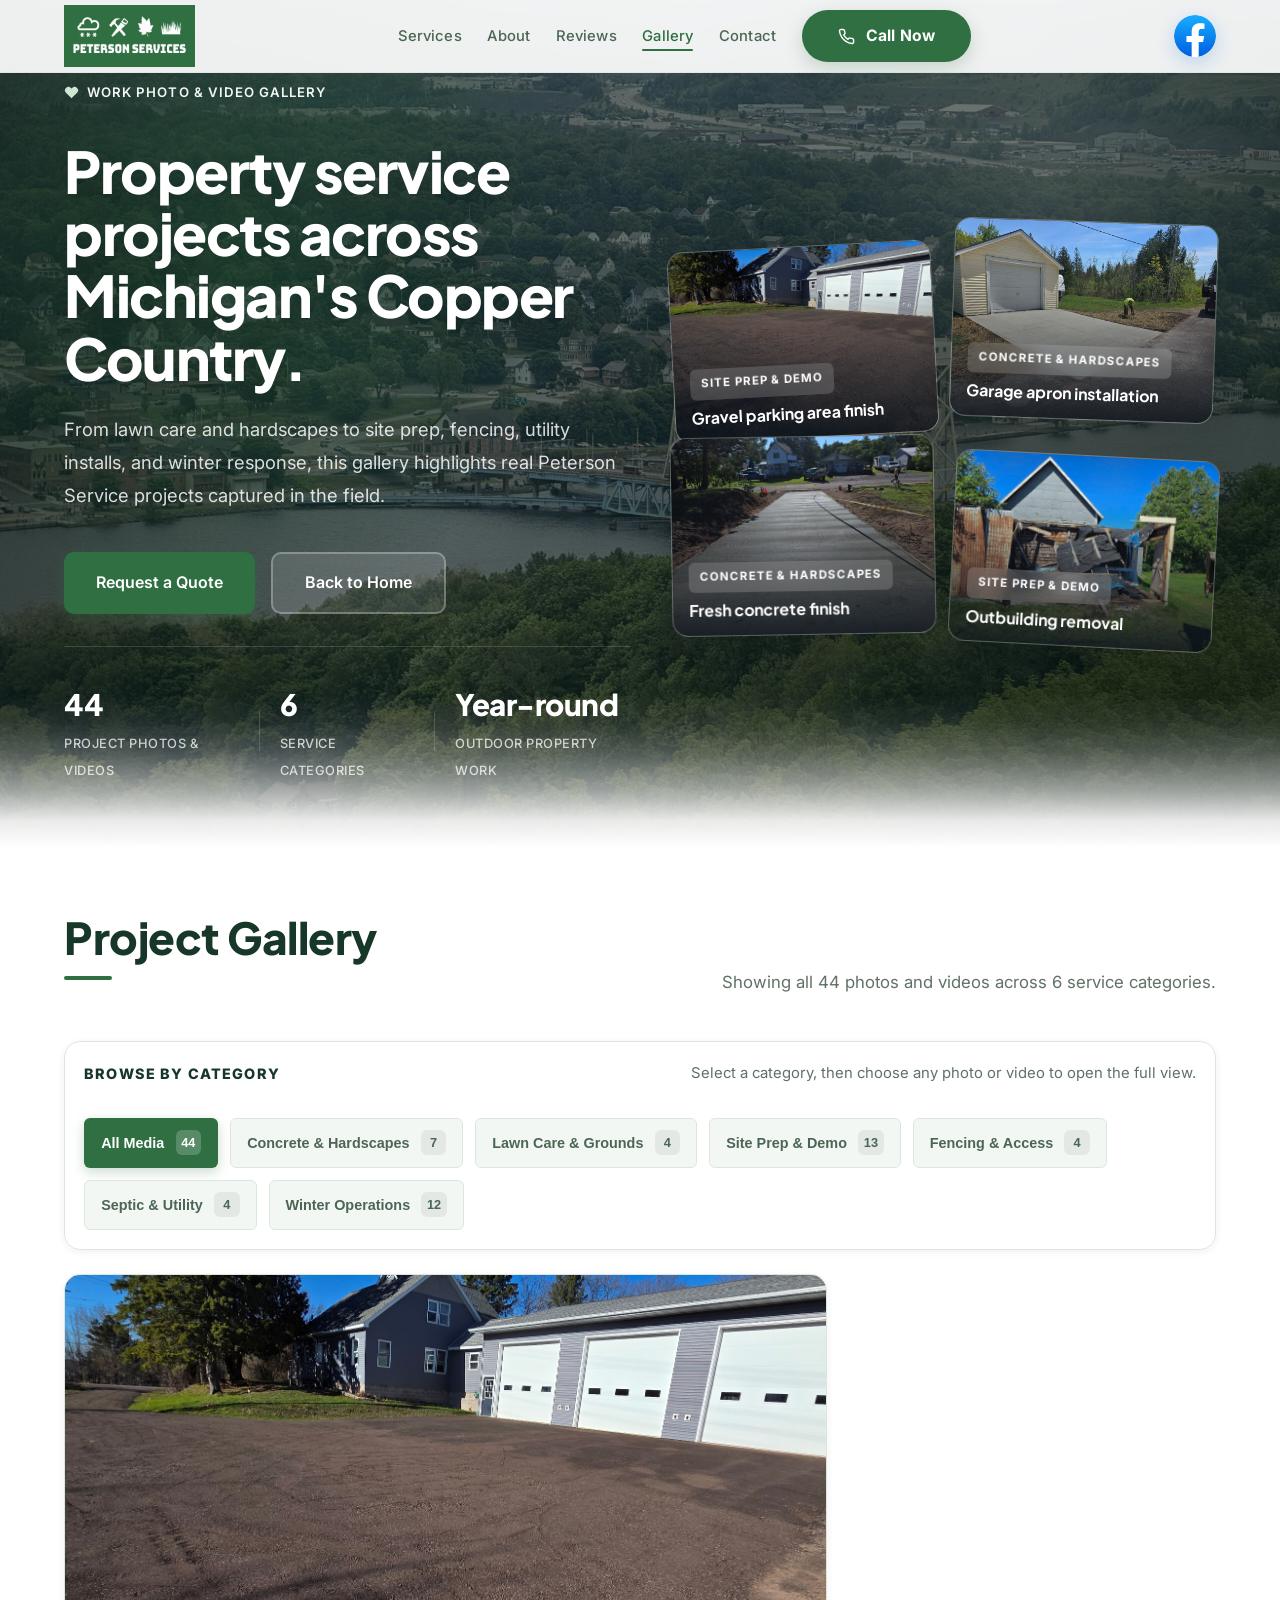
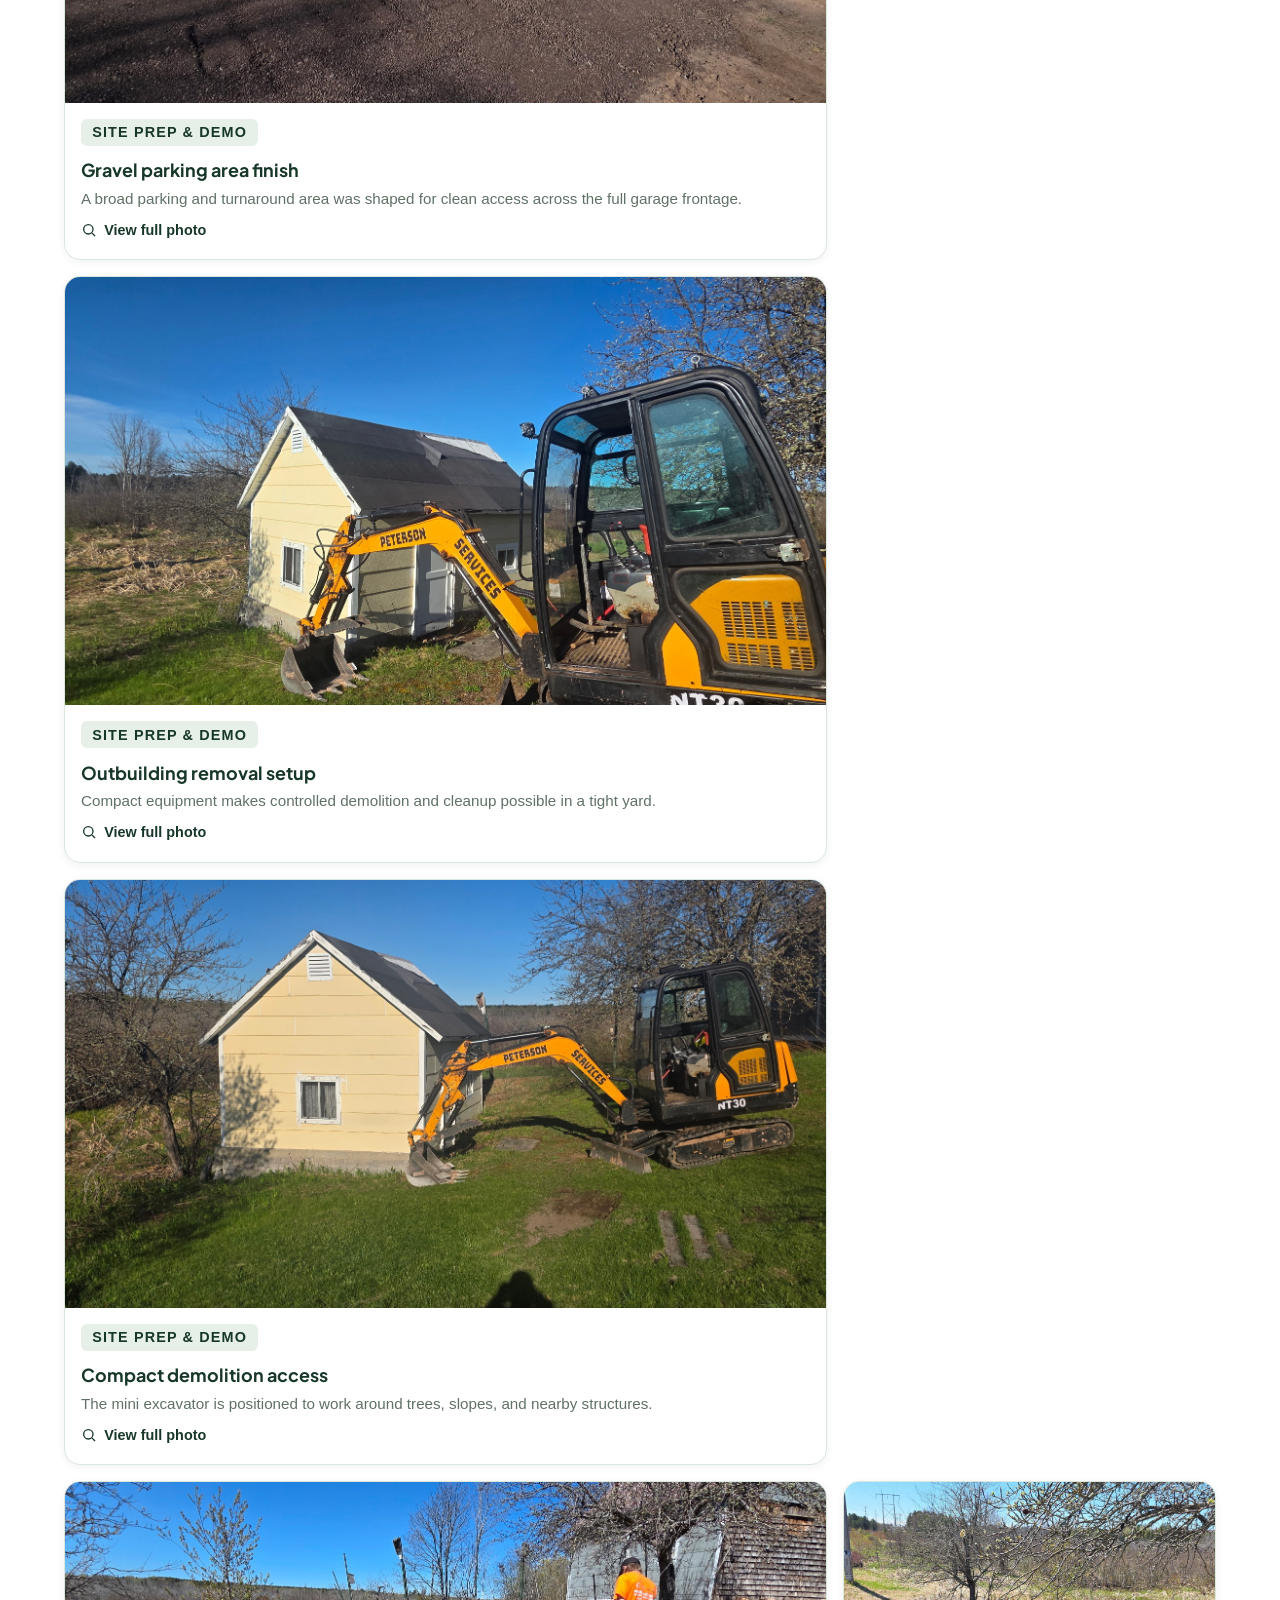
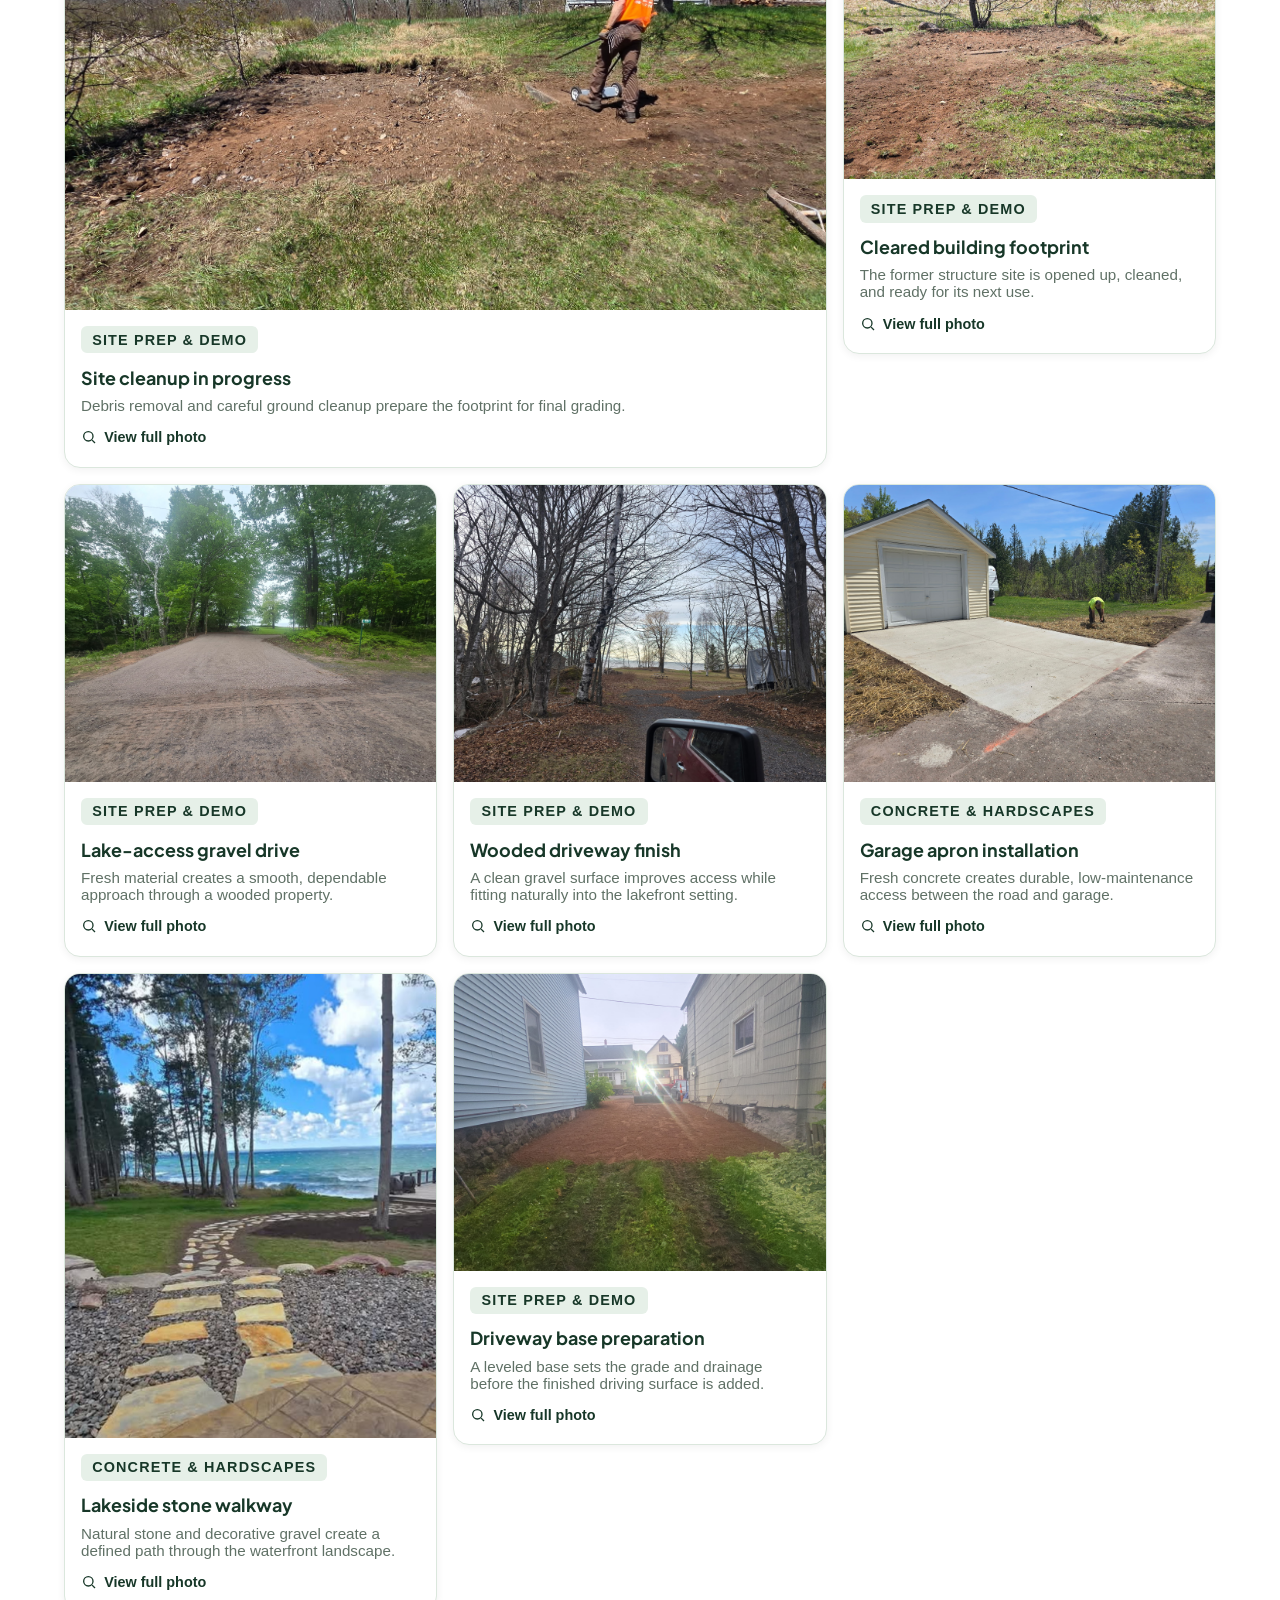
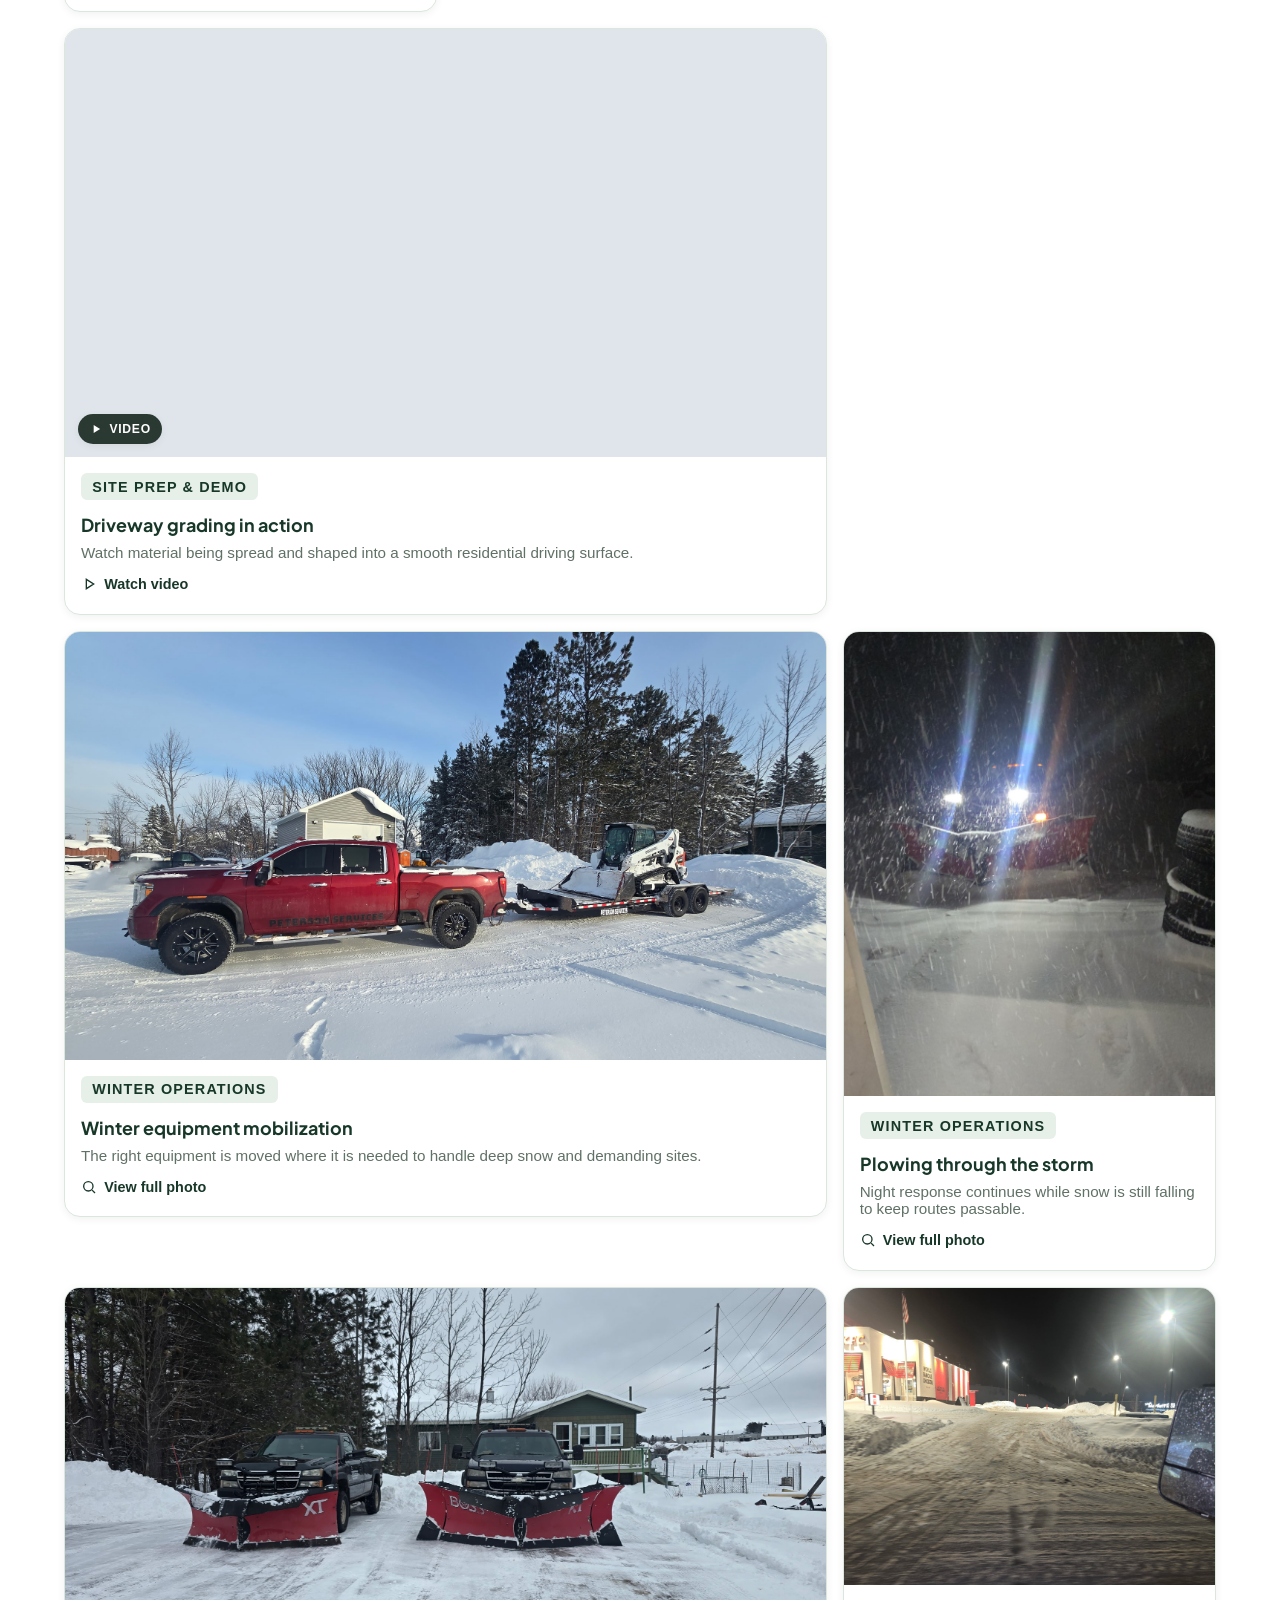
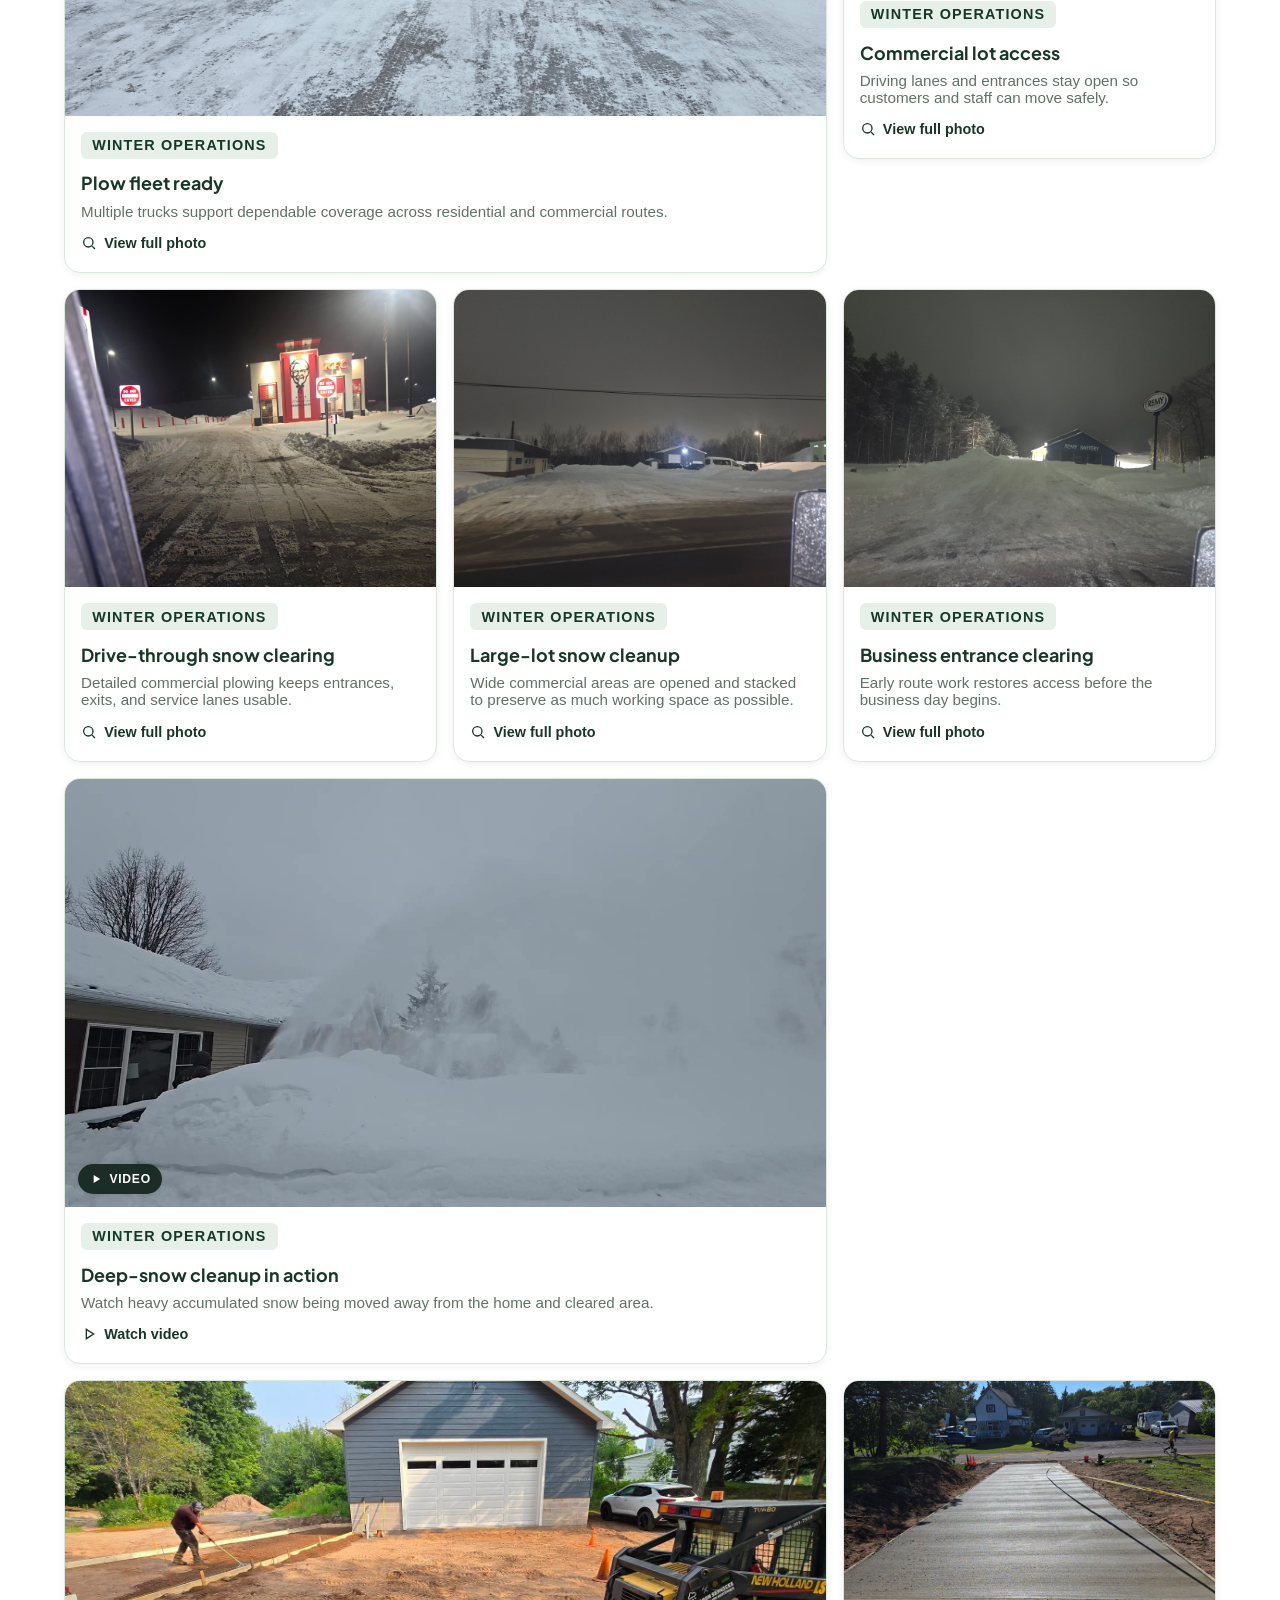
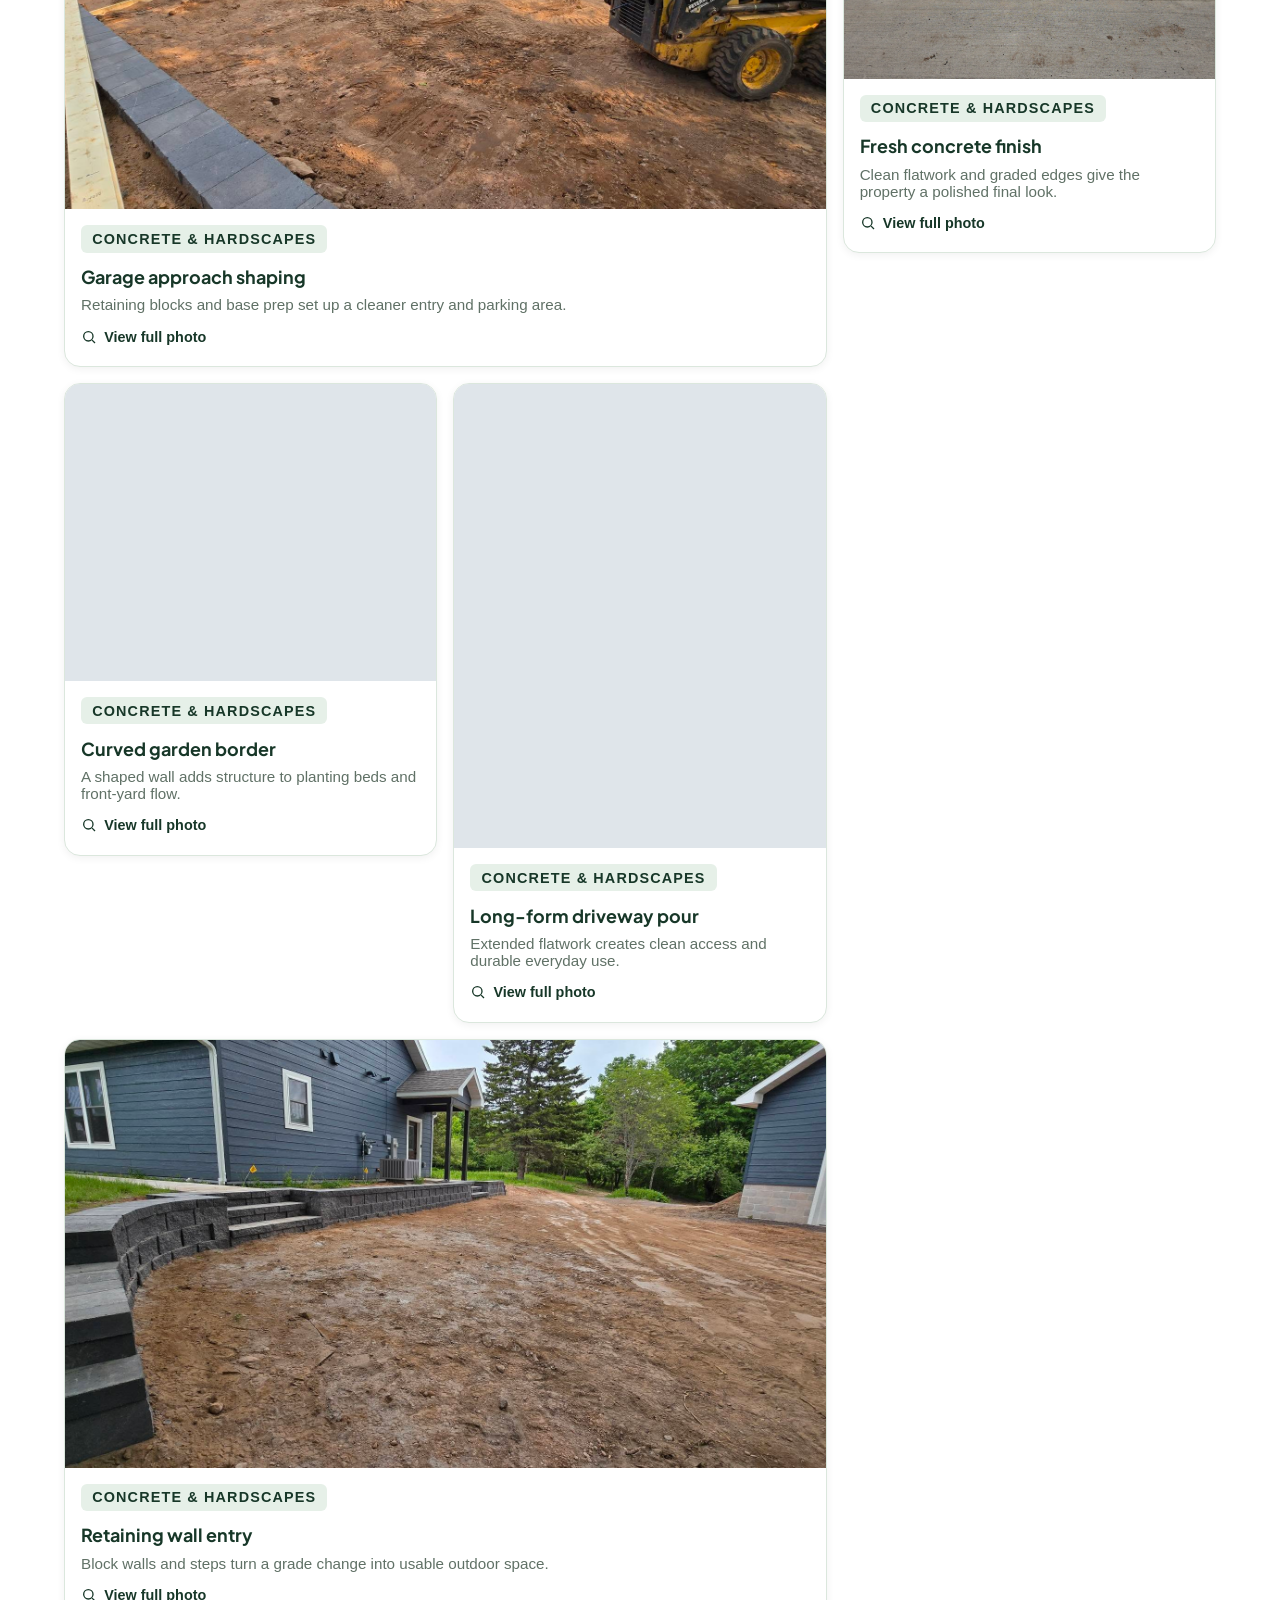
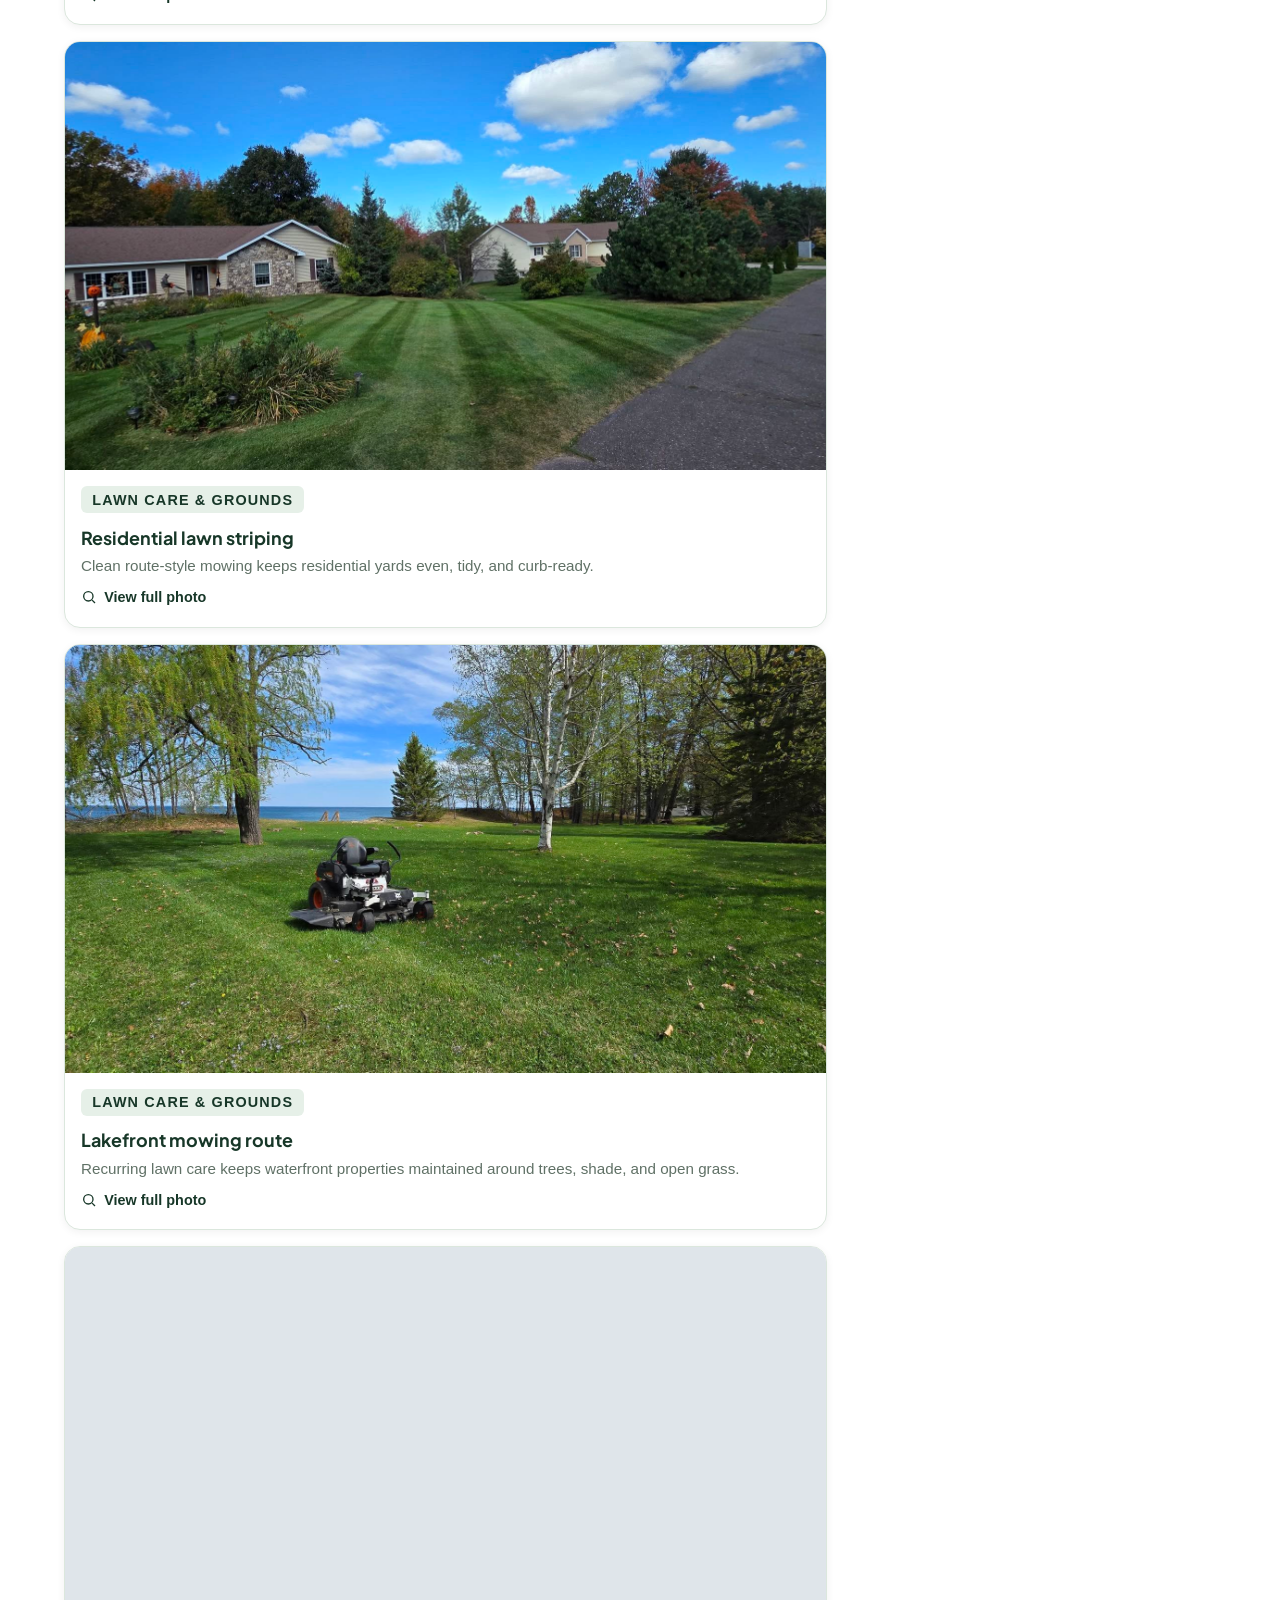
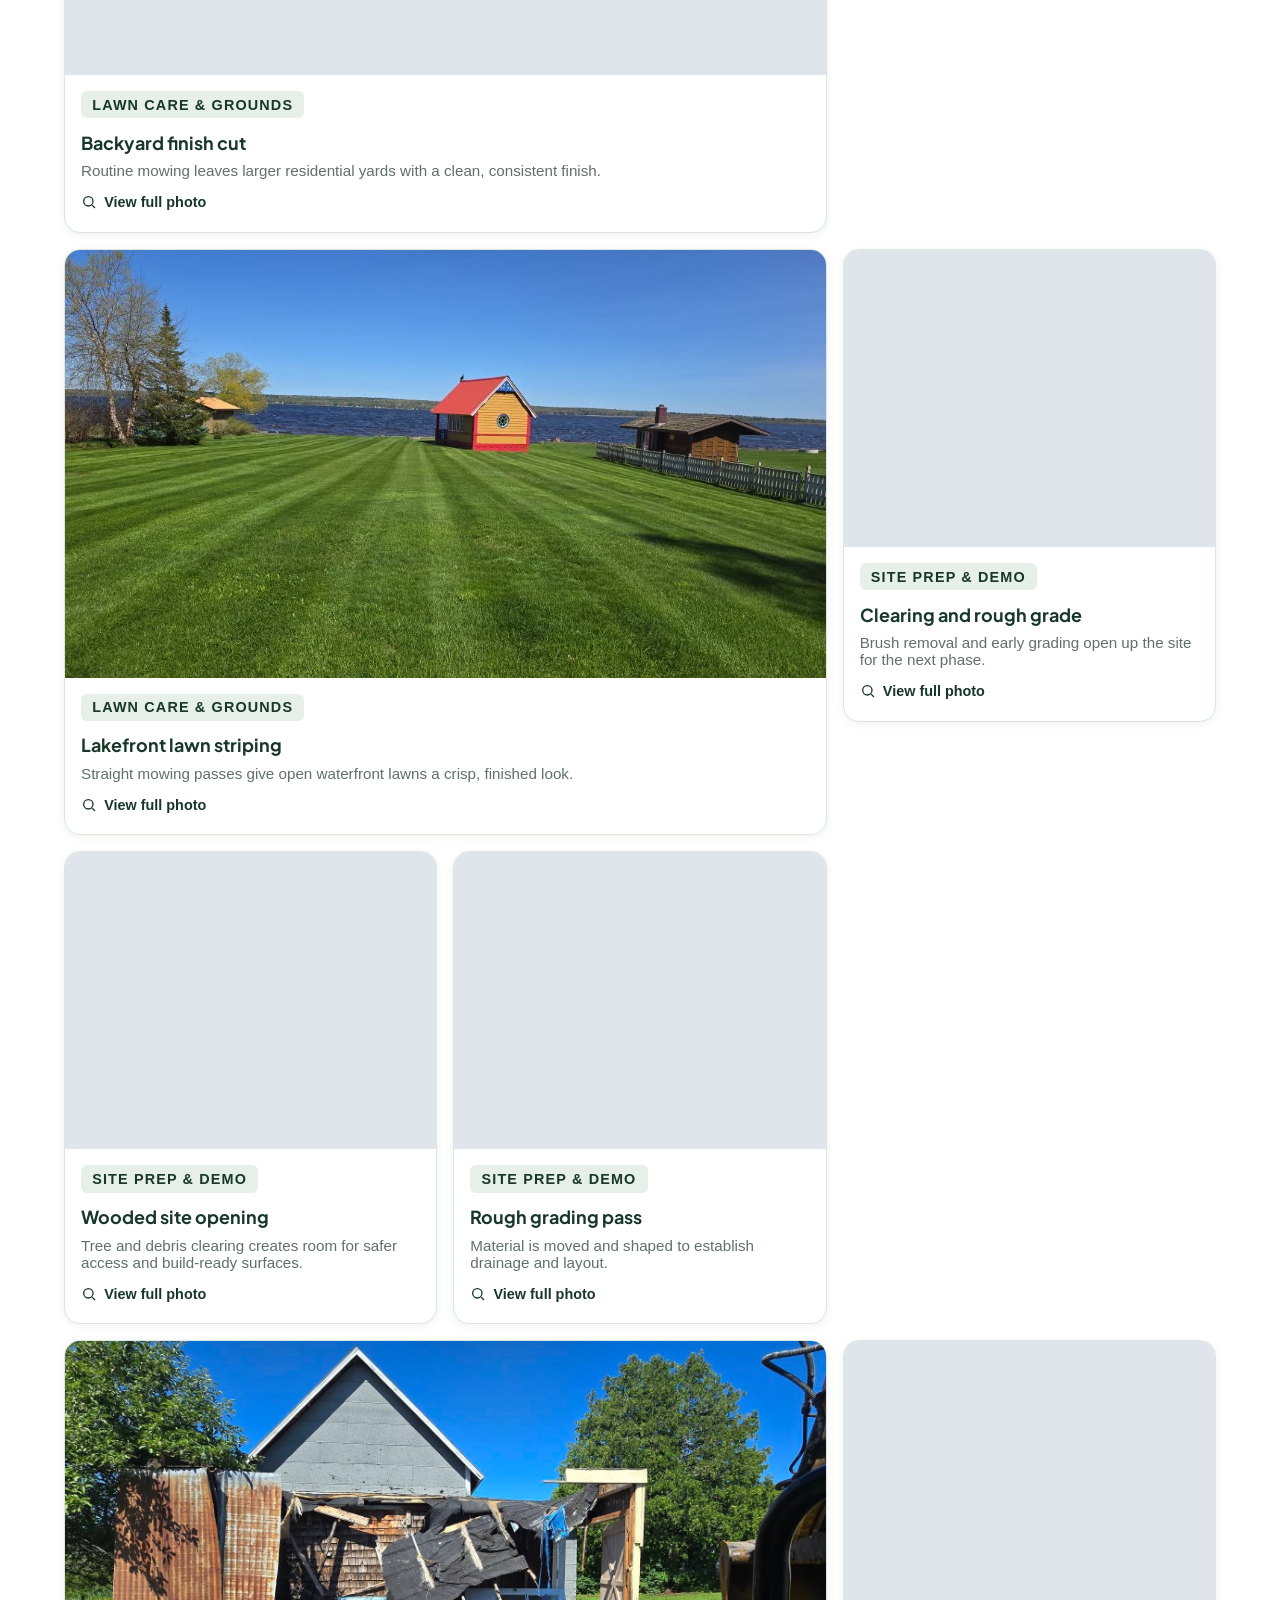
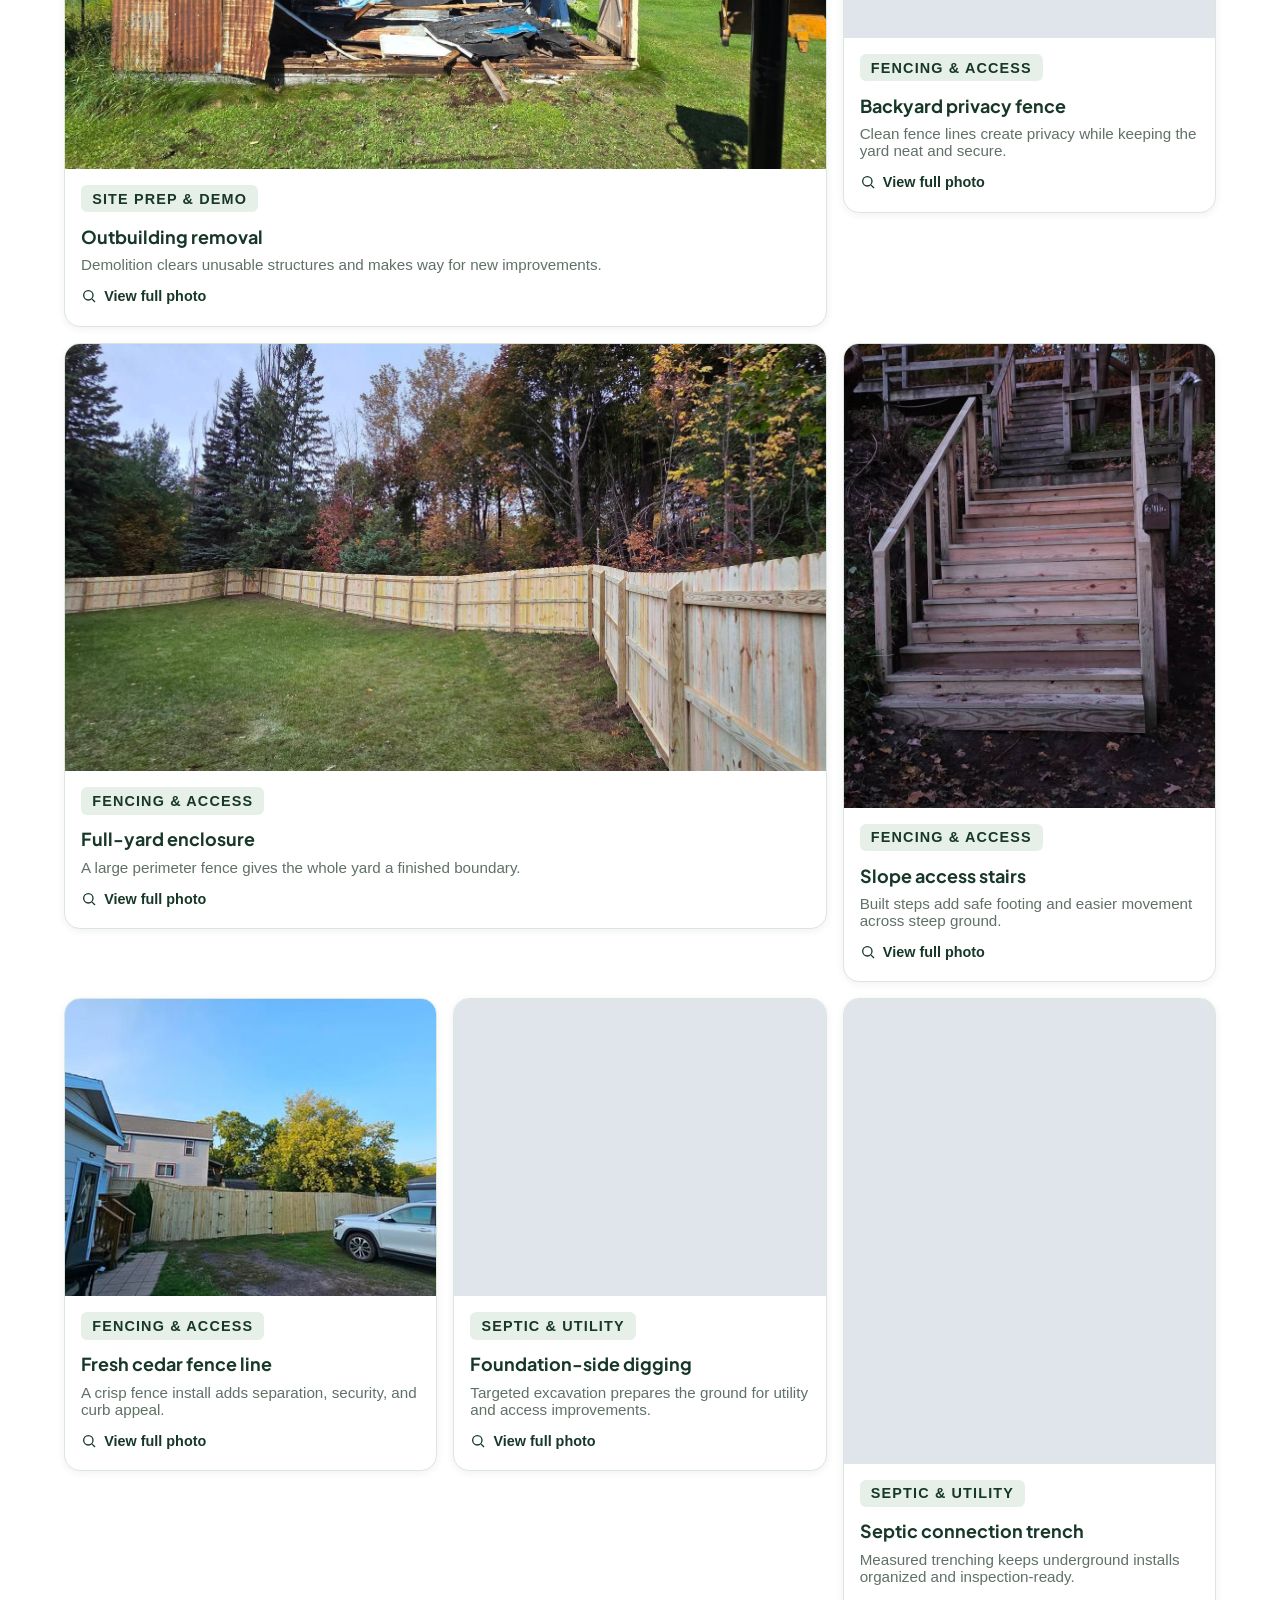
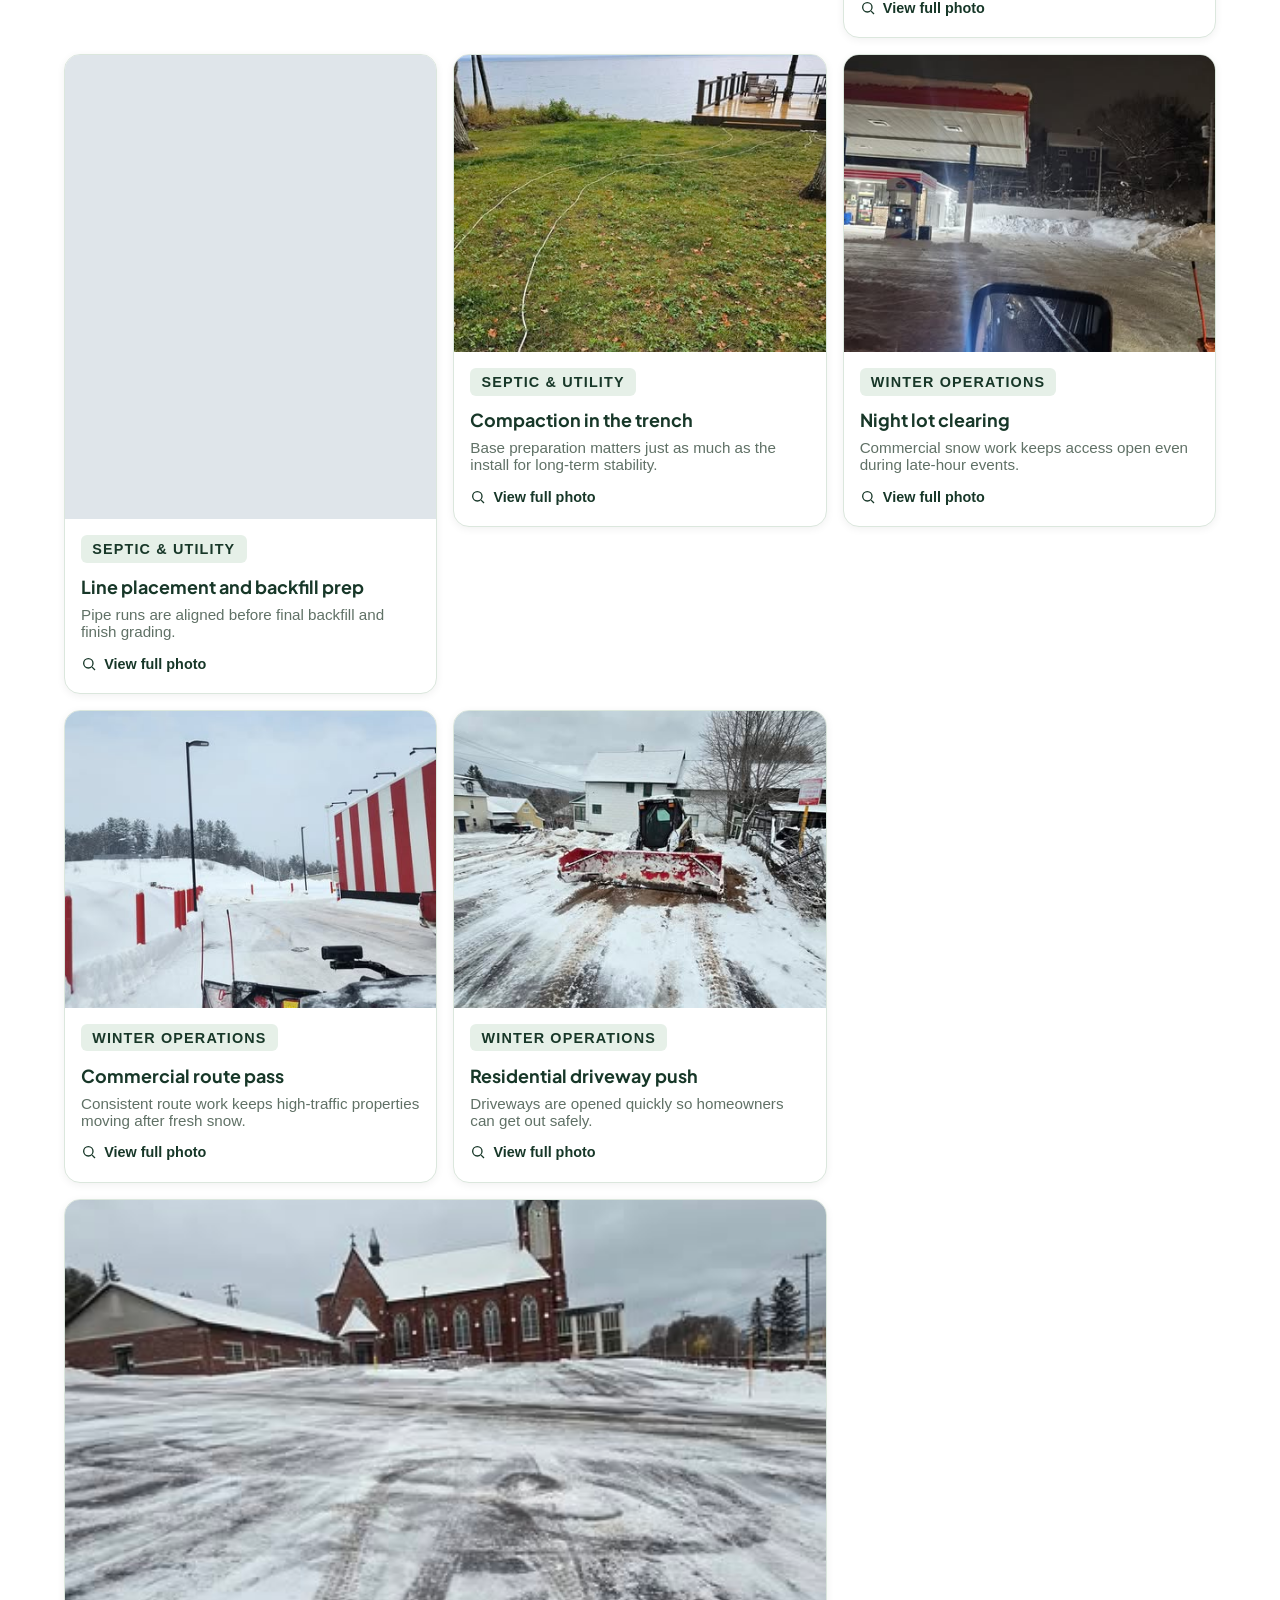
<file: gallery.html>
<!DOCTYPE html>
<html lang="en">
<head>
    <!-- Google tag (gtag.js) -->
    <script async src="https://www.googletagmanager.com/gtag/js?id=G-9Y4L1EF66X"></script>
    <script>
        window.dataLayer = window.dataLayer || [];
        function gtag(){dataLayer.push(arguments);}
        gtag('js', new Date());
        gtag('config', 'G-9Y4L1EF66X');
    </script>
    <meta charset="UTF-8">
    <meta name="viewport" content="width=device-width, initial-scale=1.0">
    <title>Snow Removal &amp; Property Work Gallery | Peterson Service</title>
    <meta name="description" content="See real snow removal, septic, excavation, concrete, fencing and lawn care projects completed across Michigan's Copper Country by Peterson Service.">
    <meta name="robots" content="index,follow,max-image-preview:large">
    <meta name="theme-color" content="#173728">
    <link rel="canonical" href="https://peterson-services.org/gallery.html">
    <meta property="og:type" content="website">
    <meta property="og:site_name" content="Peterson Service">
    <meta property="og:locale" content="en_US">
    <meta property="og:title" content="Snow Removal &amp; Property Work Gallery | Peterson Service">
    <meta property="og:description" content="See real property service projects completed across Michigan's Copper Country, from snow removal and septic work to excavation, concrete, fencing and lawn care.">
    <meta property="og:url" content="https://peterson-services.org/gallery.html">
    <meta property="og:image" content="https://peterson-services.org/Assets%20Peterson/recent-work/IMG_20260623_095309.jpg">
    <meta property="og:image:type" content="image/jpeg">
    <meta property="og:image:width" content="2047">
    <meta property="og:image:height" content="878">
    <meta property="og:image:alt" content="Freshly graded gravel parking area and driveway completed by Peterson Service">
    <meta name="twitter:card" content="summary_large_image">
    <meta name="twitter:title" content="Snow Removal &amp; Property Work Gallery | Peterson Service">
    <meta name="twitter:description" content="See real property service projects completed across Michigan's Copper Country.">
    <meta name="twitter:image" content="https://peterson-services.org/Assets%20Peterson/recent-work/IMG_20260623_095309.jpg">
    <meta name="twitter:image:alt" content="Freshly graded gravel parking area and driveway completed by Peterson Service">
    <link rel="icon" href="favicon.svg" type="image/svg+xml">
    <link rel="manifest" href="site.webmanifest">
    <link rel="preload" href="hero-copper-country.webp" as="image" type="image/webp" fetchpriority="high">
    <link rel="preconnect" href="https://fonts.googleapis.com">
    <link rel="preconnect" href="https://fonts.gstatic.com" crossorigin>
    <link href="https://fonts.googleapis.com/css2?family=Inter:wght@400;500;600;700;800&amp;family=Plus+Jakarta+Sans:wght@700;800&amp;display=swap" rel="stylesheet">
    <link rel="stylesheet" href="css/gallery.css?v=20260816-1">
    <script type="application/ld+json">
    {
        "@context": "https://schema.org",
        "@graph": [
            {
                "@type": "CollectionPage",
                "@id": "https://peterson-services.org/gallery.html#page",
                "url": "https://peterson-services.org/gallery.html",
                "name": "Snow Removal and Property Work Gallery",
                "description": "Real snow removal, septic, excavation, concrete, fencing and lawn care projects completed across Michigan's Copper Country by Peterson Service.",
                "inLanguage": "en-US",
                "isPartOf": { "@id": "https://peterson-services.org/#website" },
                "about": { "@id": "https://peterson-services.org/#business" },
                "primaryImageOfPage": {
                    "@type": "ImageObject",
                    "contentUrl": "https://peterson-services.org/Assets%20Peterson/recent-work/IMG_20260623_095309.jpg",
                    "caption": "Freshly graded gravel parking area and driveway completed by Peterson Service"
                }
            },
            {
                "@type": "BreadcrumbList",
                "itemListElement": [
                    {
                        "@type": "ListItem",
                        "position": 1,
                        "name": "Home",
                        "item": "https://peterson-services.org/"
                    },
                    {
                        "@type": "ListItem",
                        "position": 2,
                        "name": "Project Gallery",
                        "item": "https://peterson-services.org/gallery.html"
                    }
                ]
            }
        ]
    }
    </script>
</head>
<body>
    <nav id="navbar">
        <div class="container nav-container">
            <a href="/" class="logo" aria-label="Peterson Service home">
                <img src="Assets Peterson/Logo/LOGO-green.png" alt="Peterson Service logo" class="logo-image" width="1488" height="704" decoding="async">
            </a>
            <ul class="nav-links" id="navLinks">
                <li><a href="/#services">Services</a></li>
                <li><a href="/#about">About</a></li>
                <li><a href="/#reviews">Reviews</a></li>
                <li><a href="gallery.html" class="is-current">Gallery</a></li>
                <li><a href="/#contact">Contact</a></li>
                <li>
                    <a href="tel:9062817318" class="nav-cta">
                        <svg viewBox="0 0 24 24">
                            <path d="M22 16.92v3a2 2 0 0 1-2.18 2 19.79 19.79 0 0 1-8.63-3.07 19.5 19.5 0 0 1-6-6 19.79 19.79 0 0 1-3.07-8.67A2 2 0 0 1 4.11 2h3a2 2 0 0 1 2 1.72 12.84 12.84 0 0 0 .7 2.81 2 2 0 0 1-.45 2.11L8.09 9.91a16 16 0 0 0 6 6l1.27-1.27a2 2 0 0 1 2.11-.45 12.84 12.84 0 0 0 2.81.7A2 2 0 0 1 22 16.92z"/>
                        </svg>
                        Call Now
                    </a>
                </li>
            </ul>
            <div class="nav-utility">
                <a
                    href="https://www.facebook.com/profile.php?id=100063359275364"
                    class="facebook-link"
                    target="_blank"
                    rel="noopener noreferrer"
                    aria-label="Visit Peterson Service on Facebook"
                    title="Visit Peterson Service on Facebook"
                >
                    <img src="facebook-logo.png" alt="" aria-hidden="true" width="1280" height="1280" decoding="async">
                </a>
                <button type="button" class="mobile-toggle" id="mobileToggle" aria-label="Toggle navigation" aria-expanded="false" aria-controls="navLinks">
                    <span></span>
                </button>
            </div>
        </div>
    </nav>

    <main>
        <header class="gallery-hero">
            <div class="container hero-grid">
                <div class="hero-copy">
                    <div class="hero-badge">
                        <svg viewBox="0 0 24 24">
                            <path d="M20.84 4.61a5.5 5.5 0 00-7.78 0L12 5.67l-1.06-1.06a5.5 5.5 0 00-7.78 7.78l1.06 1.06L12 21.23l7.78-7.78 1.06-1.06a5.5 5.5 0 000-7.78z"/>
                        </svg>
                        Work Photo &amp; Video Gallery
                    </div>
                    <h1>Property service projects across Michigan's Copper Country.</h1>
                    <p>From lawn care and hardscapes to site prep, fencing, utility installs, and winter response, this gallery highlights real Peterson Service projects captured in the field.</p>
                    <div class="hero-actions">
                        <a href="/#contact" class="btn btn-primary">Request a Quote</a>
                        <a href="/" class="btn btn-secondary">Back to Home</a>
                    </div>
                    <div class="hero-stats">
                        <div class="hero-stat">
                            <strong id="galleryMediaCount">44</strong>
                            <span>Project photos &amp; videos</span>
                        </div>
                        <div class="hero-stat">
                            <strong>6</strong>
                            <span>Service categories</span>
                        </div>
                        <div class="hero-stat">
                            <strong>Year-round</strong>
                            <span>Outdoor property work</span>
                        </div>
                    </div>
                </div>
                <div class="hero-collage" id="heroCollage" aria-hidden="true"></div>
            </div>
        </header>

        <section class="gallery-shell" id="gallery">
            <div class="container">
                <div class="section-heading">
                    <div>
                        <h2>Project Gallery</h2>
                    </div>
                    <p id="gallerySummary">Showing all work photos across every service category.</p>
                </div>

                <div class="filter-toolbar">
                    <div class="filter-meta">
                        <p class="filter-label">Browse By Category</p>
                        <p class="filter-hint">Select a category, then choose any photo or video to open the full view.</p>
                    </div>
                    <div class="filter-buttons" id="filterButtons" role="tablist" aria-label="Gallery categories"></div>
                </div>

                <div class="gallery-grid" id="galleryGrid"></div>
            </div>
        </section>

        <section class="cta-band">
            <div class="container">
                <div class="cta-panel">
                    <div>
                        <h2>Have a project in mind?</h2>
                        <p>Call, text, or send over the details. Whether it is a driveway, a fence line, a septic install, or snow removal, Peterson Service can help map out the next step.</p>
                    </div>
                    <div class="cta-actions">
                        <a href="tel:9062817318" class="btn btn-light">Call (906) 281-7318</a>
                        <a href="/#contact" class="btn btn-ghost">Send Project Details</a>
                    </div>
                </div>
            </div>
        </section>
    </main>

    <footer>
        <div class="container">
            <div class="footer-content">
                <a href="/" class="footer-logo" aria-label="Peterson Service home">
                    <img src="Assets Peterson/Logo/LOGO-green.png" alt="Peterson Service logo" class="footer-logo-image" width="1488" height="704" loading="lazy" decoding="async">
                </a>
                <ul class="footer-links">
                    <li><a href="/#services">Services</a></li>
                    <li><a href="/#about">About</a></li>
                    <li><a href="/#reviews">Reviews</a></li>
                    <li><a href="gallery.html">Gallery</a></li>
                    <li><a href="/#contact">Contact</a></li>
                    <li><a href="https://www.facebook.com/profile.php?id=100063359275364" target="_blank" rel="noopener noreferrer">Facebook</a></li>
                </ul>
            </div>
            <div class="footer-bottom">
                <p>&copy; 2026 Peterson Service L.L.C. All rights reserved.</p>
                <p>Atlantic Mine, Michigan</p>
            </div>
        </div>
    </footer>

    <div class="lightbox" id="lightbox" hidden>
        <div class="lightbox-panel" role="dialog" aria-modal="true" aria-labelledby="lightboxTitle">
            <button type="button" class="lightbox-close" id="lightboxClose" aria-label="Close media viewer">
                <svg viewBox="0 0 24 24">
                    <line x1="18" y1="6" x2="6" y2="18"/>
                    <line x1="6" y1="6" x2="18" y2="18"/>
                </svg>
            </button>
            <div class="lightbox-figure">
                <img id="lightboxImage" src="Assets Peterson/recent-work/IMG_20260623_095309.jpg" alt="">
                <video id="lightboxVideo" controls playsinline preload="metadata" hidden></video>
            </div>
            <div class="lightbox-meta">
                <div>
                    <span class="gallery-chip" id="lightboxChip"></span>
                    <h3 id="lightboxTitle">Project gallery item</h3>
                    <p id="lightboxDescription"></p>
                </div>
                <div class="lightbox-controls">
                    <button type="button" class="lightbox-btn" id="lightboxPrev" aria-label="Previous gallery item">
                        <svg viewBox="0 0 24 24">
                            <polyline points="15 18 9 12 15 6"/>
                        </svg>
                    </button>
                    <div class="lightbox-count" id="lightboxCount"></div>
                    <button type="button" class="lightbox-btn" id="lightboxNext" aria-label="Next gallery item">
                        <svg viewBox="0 0 24 24">
                            <polyline points="9 18 15 12 9 6"/>
                        </svg>
                    </button>
                </div>
            </div>
        </div>
    </div>
    <script type="module" src="js/gallery-page.js"></script>
</body>
</html>
</file>
<file: css/gallery.css>
:root {
            --color-primary: #173728;
            --color-primary-rgb: 23, 55, 40;
            --color-secondary: #4b6655;
            --color-accent: #2f6f42;
            --color-accent-rgb: 47, 111, 66;
            --color-accent-soft: #5f916a;
            --color-accent-hover: #245735;
            --color-accent-light: #e6f0e8;
            --color-bg: #ffffff;
            --color-bg-alt: #f3f7f3;
            --color-text: #22342b;
            --color-text-light: #607166;
            --color-border: #dbe7dd;
            --color-shadow: rgba(23, 55, 40, 0.08);
            --font-main: 'Inter', -apple-system, BlinkMacSystemFont, "Segoe UI", Roboto, sans-serif;
            --font-heading: 'Plus Jakarta Sans', 'Inter', sans-serif;
            --spacing-xs: 0.5rem;
            --spacing-sm: 1rem;
            --spacing-md: 2rem;
            --spacing-lg: 4rem;
            --spacing-xl: 6rem;
            --max-width: 1200px;
            --radius-sm: 6px;
            --radius-md: 10px;
            --radius-lg: 16px;
            --radius-xl: 24px;
            --shadow-sm: 0 2px 8px rgba(0,0,0,0.06);
            --shadow-md: 0 8px 24px rgba(0,0,0,0.08);
            --shadow-lg: 0 16px 48px rgba(0,0,0,0.12);
            --shadow-xl: 0 24px 64px rgba(0,0,0,0.16);
            --transition: all 0.3s cubic-bezier(0.4, 0, 0.2, 1);
        }

        *, *::before, *::after {
            margin: 0;
            padding: 0;
            box-sizing: border-box;
        }

        html {
            scroll-behavior: smooth;
        }

        body {
            font-family: var(--font-main);
            color: var(--color-text);
            line-height: 1.7;
            background-color: var(--color-bg);
            -webkit-font-smoothing: antialiased;
            -moz-osx-font-smoothing: grayscale;
            overflow-x: hidden;
        }

        body.lightbox-open {
            overflow: hidden;
        }

        ::selection {
            background: var(--color-accent);
            color: white;
        }

        img {
            max-width: 100%;
            display: block;
        }

        a {
            text-decoration: none;
            color: inherit;
            transition: var(--transition);
        }

        h1, h2, h3, h4 {
            font-family: var(--font-heading);
            line-height: 1.2;
            color: var(--color-primary);
        }

        h2 {
            font-size: 2.75rem;
            margin-bottom: var(--spacing-md);
            position: relative;
            display: inline-block;
            font-weight: 800;
            letter-spacing: -0.5px;
        }

        p {
            margin-bottom: 1rem;
            color: var(--color-text-light);
            font-size: 1.05rem;
        }

        .container {
            width: 90%;
            max-width: var(--max-width);
            margin: 0 auto;
        }

        nav {
            position: fixed;
            top: 0;
            width: 100%;
            background: rgba(255, 255, 255, 0.92);
            z-index: 1000;
            border-bottom: 1px solid rgba(0,0,0,0.04);
            backdrop-filter: blur(24px);
            -webkit-backdrop-filter: blur(24px);
            transition: var(--transition);
        }

        nav.scrolled {
            background: rgba(255, 255, 255, 0.98);
            box-shadow: var(--shadow-sm);
        }

        .nav-container {
            display: flex;
            justify-content: space-between;
            align-items: center;
            height: 72px;
            position: relative;
        }

        .logo {
            display: flex;
            align-items: center;
            line-height: 1;
        }

        .logo-image {
            height: 62px;
            width: auto;
        }

        .nav-links {
            display: flex;
            list-style: none;
            gap: clamp(0.85rem, 2vw, 2.25rem);
            align-items: center;
        }

        .nav-links a {
            color: var(--color-secondary);
            font-weight: 500;
            font-size: 0.925rem;
            position: relative;
            padding: 0.25rem 0;
            letter-spacing: 0.01em;
        }

        .nav-links a::after {
            content: '';
            position: absolute;
            bottom: -2px;
            left: 0;
            width: 0;
            height: 2px;
            background: var(--color-accent);
            border-radius: 1px;
            transition: var(--transition);
        }

        .nav-links a:hover::after,
        .nav-links a.is-current::after {
            width: 100%;
        }

        .nav-links a:hover {
            color: var(--color-accent);
        }

        .nav-links a.is-current {
            color: var(--color-accent);
        }

        .nav-links .nav-cta {
            background: var(--color-accent);
            color: white !important;
            padding: 1.05rem 2.2rem;
            border-radius: 999px;
            font-weight: 700;
            font-size: 0.98rem;
            display: inline-flex;
            align-items: center;
            justify-content: center;
            gap: 0.7rem;
            line-height: 1.1;
            white-space: nowrap;
            border: 1px solid transparent;
            box-shadow: 0 6px 18px rgba(var(--color-accent-rgb), 0.22);
        }

        .nav-links .nav-cta::after {
            display: none !important;
        }

        .nav-links .nav-cta:hover {
            background: var(--color-accent-hover) !important;
            color: white !important;
            transform: translateY(-1px);
            box-shadow: 0 10px 24px rgba(var(--color-accent-rgb), 0.3);
        }

        .nav-links .nav-cta svg {
            width: 17px;
            height: 17px;
            fill: none;
            stroke: currentColor;
            stroke-width: 2;
        }

        .nav-utility {
            display: flex;
            align-items: center;
            gap: 0.25rem;
            flex-shrink: 0;
        }

        .facebook-link {
            width: 42px;
            height: 42px;
            display: block;
            border-radius: 50%;
            box-shadow: 0 6px 18px rgba(24, 119, 242, 0.22);
            flex-shrink: 0;
            overflow: hidden;
        }

        .facebook-link img {
            width: 42px;
            height: 42px;
        }

        .facebook-link:hover {
            transform: translateY(-1px);
            box-shadow: 0 10px 24px rgba(24, 119, 242, 0.3);
        }

        .facebook-link:focus-visible {
            outline: 3px solid rgba(24, 119, 242, 0.35);
            outline-offset: 3px;
        }

        .mobile-toggle {
            display: none;
            background: transparent;
            border: none;
            cursor: pointer;
            padding: 0;
            color: var(--color-primary);
            position: relative;
            width: 44px;
            height: 44px;
            flex-shrink: 0;
            transition: var(--transition);
        }

        .mobile-toggle span {
            display: block;
            width: 24px;
            height: 2px;
            background: currentColor;
            transition: var(--transition);
            position: absolute;
            top: 50%;
            left: 50%;
            transform: translate(-50%, -50%);
            border-radius: 999px;
        }

        .mobile-toggle span::before,
        .mobile-toggle span::after {
            content: '';
            position: absolute;
            left: 50%;
            width: 24px;
            height: 2px;
            background: currentColor;
            transition: var(--transition);
            transform: translateX(-50%);
            border-radius: 999px;
        }

        .mobile-toggle span::before { top: -7px; }
        .mobile-toggle span::after { top: 7px; }

        .mobile-toggle.active span { background: transparent; }
        .mobile-toggle.active span::before { top: 0; transform: translateX(-50%) rotate(45deg); }
        .mobile-toggle.active span::after { top: 0; transform: translateX(-50%) rotate(-45deg); }

        .gallery-hero {
            min-height: 70vh;
            display: flex;
            align-items: center;
            padding: 72px 0 4rem;
            position: relative;
            overflow: hidden;
            background:
                linear-gradient(115deg, rgba(8, 22, 15, 0.76) 0%, rgba(8, 22, 15, 0.48) 42%, rgba(8, 22, 15, 0.72) 100%),
                url("../hero-copper-country.webp") center center / cover no-repeat;
        }

        .gallery-hero::before {
            content: '';
            position: absolute;
            inset: 0;
            background:
                radial-gradient(circle at 18% 30%, rgba(var(--color-accent-rgb), 0.34) 0%, transparent 30%),
                radial-gradient(circle at 82% 24%, rgba(255, 255, 255, 0.12) 0%, transparent 22%),
                linear-gradient(to bottom, rgba(4, 12, 8, 0.16), rgba(4, 12, 8, 0.38));
            pointer-events: none;
        }

        .gallery-hero::after {
            content: '';
            position: absolute;
            bottom: 0;
            left: 0;
            right: 0;
            height: clamp(6rem, 12vw, 10rem);
            background:
                linear-gradient(
                    to bottom,
                    rgba(255, 255, 255, 0) 0%,
                    rgba(255, 255, 255, 0.08) 18%,
                    rgba(255, 255, 255, 0.26) 38%,
                    rgba(255, 255, 255, 0.58) 62%,
                    rgba(255, 255, 255, 0.9) 82%,
                    rgba(255, 255, 255, 1) 100%
                );
            transform: translateY(1px);
            pointer-events: none;
        }

        .hero-grid {
            display: grid;
            grid-template-columns: minmax(0, 1.02fr) minmax(320px, 0.98fr);
            gap: 2.5rem;
            align-items: center;
            position: relative;
            z-index: 1;
        }

        .hero-copy {
            max-width: 640px;
        }

        .hero-badge {
            display: inline-flex;
            align-items: center;
            background: transparent;
            padding: 0.55rem 1.15rem;
            padding-left: 0;
            font-size: 0.825rem;
            font-weight: 600;
            color: #f3f8f4;
            margin-bottom: 1.75rem;
            letter-spacing: 0.08em;
            text-transform: uppercase;
        }

        .hero-badge svg {
            width: 15px;
            height: 15px;
            margin-right: 0.5rem;
            fill: #cfe6d3;
            stroke: none;
        }

        .hero-copy h1 {
            font-family: var(--font-heading);
            font-size: clamp(2.5rem, 4.5vw, 4.25rem);
            font-weight: 800;
            color: white;
            margin-bottom: 1.5rem;
            line-height: 1.08;
            letter-spacing: -1.5px;
            text-shadow: 0 14px 30px rgba(0, 0, 0, 0.28);
        }

        .hero-copy p {
            font-size: 1.15rem;
            margin-bottom: 2.5rem;
            color: rgba(255, 255, 255, 0.84);
            line-height: 1.8;
            max-width: 600px;
        }

        .hero-actions {
            display: flex;
            gap: 1rem;
            flex-wrap: wrap;
            margin-bottom: 2rem;
        }

        .btn {
            display: inline-flex;
            align-items: center;
            justify-content: center;
            padding: 0.95rem 2rem;
            border-radius: var(--radius-md);
            font-weight: 600;
            font-size: 1rem;
            transition: var(--transition);
            cursor: pointer;
            border: none;
            font-family: var(--font-main);
        }

        .btn-primary {
            background: var(--color-accent);
            color: white;
            box-shadow: 0 4px 16px rgba(var(--color-accent-rgb), 0.3);
        }

        .btn-primary:hover {
            background: var(--color-accent-hover);
            box-shadow: 0 6px 24px rgba(var(--color-accent-rgb), 0.4);
            transform: translateY(-2px);
        }

        .btn-secondary {
            background: rgba(255, 255, 255, 0.12);
            color: white;
            border: 2px solid rgba(255, 255, 255, 0.28);
        }

        .btn-secondary:hover {
            border-color: rgba(255, 255, 255, 0.7);
            background: rgba(255, 255, 255, 0.2);
            color: white;
            transform: translateY(-2px);
            box-shadow: var(--shadow-md);
        }

        .hero-stats {
            display: flex;
            gap: 2.5rem;
            margin-top: 1rem;
            padding-top: 2rem;
            border-top: 1px solid rgba(255,255,255,0.14);
        }

        .hero-stat {
            text-align: left;
            position: relative;
        }

        .hero-stat:not(:last-child)::after {
            content: '';
            position: absolute;
            right: -1.25rem;
            top: 50%;
            transform: translateY(-50%);
            height: 40px;
            width: 1px;
            background: rgba(255,255,255,0.16);
        }

        .hero-stat strong {
            display: block;
            font-family: var(--font-heading);
            font-size: 1.85rem;
            font-weight: 800;
            color: white;
            letter-spacing: -0.5px;
        }

        .hero-stat span {
            font-size: 0.8rem;
            color: rgba(255, 255, 255, 0.74);
            font-weight: 500;
            margin-top: 0.15rem;
            text-transform: uppercase;
            letter-spacing: 0.5px;
        }

        .hero-collage {
            display: grid;
            grid-template-columns: repeat(2, minmax(0, 1fr));
            gap: 1rem;
            align-items: end;
        }

        .collage-card {
            position: relative;
            overflow: hidden;
            border-radius: var(--radius-lg);
            background: rgba(255, 255, 255, 0.08);
            border: 1px solid rgba(255, 255, 255, 0.22);
            box-shadow: var(--shadow-lg);
            min-height: 190px;
        }

        .collage-card:nth-child(1) {
            transform: translateY(18px) rotate(-3deg);
        }

        .collage-card:nth-child(2) {
            transform: rotate(2deg);
        }

        .collage-card:nth-child(3) {
            transform: rotate(-1deg);
        }

        .collage-card:nth-child(4) {
            transform: translateY(12px) rotate(3deg);
        }

        .collage-card img {
            width: 100%;
            height: 100%;
            object-fit: cover;
            min-height: 190px;
        }

        .collage-card::after {
            content: '';
            position: absolute;
            inset: 0;
            background: linear-gradient(180deg, transparent 20%, rgba(10, 18, 26, 0.88) 100%);
        }

        .collage-card-copy {
            position: absolute;
            left: 1rem;
            right: 1rem;
            bottom: 0.95rem;
            z-index: 1;
        }

        .collage-chip {
            display: inline-flex;
            align-items: center;
            padding: 0.35rem 0.7rem;
            border-radius: var(--radius-sm);
            background: rgba(255, 255, 255, 0.16);
            color: #fff;
            font-size: 0.72rem;
            font-weight: 700;
            letter-spacing: 0.08em;
            text-transform: uppercase;
            margin-bottom: 0.5rem;
            backdrop-filter: blur(10px);
            -webkit-backdrop-filter: blur(10px);
        }

        .collage-card h3 {
            color: #fff;
            font-size: 1rem;
        }

        .gallery-shell {
            padding: var(--spacing-lg) 0 var(--spacing-xl);
            background: var(--color-bg);
        }

        .section-heading {
            display: flex;
            align-items: end;
            justify-content: space-between;
            gap: 1rem;
            flex-wrap: wrap;
            margin-bottom: 1.8rem;
        }

        .section-heading h2 {
            font-size: clamp(2rem, 3.6vw, 2.75rem);
        }

        .section-heading h2::after {
            content: '';
            display: block;
            width: 48px;
            height: 4px;
            border-radius: 2px;
            margin-top: 12px;
            background: var(--color-accent);
        }

        .section-heading p {
            max-width: 54ch;
        }

        .filter-toolbar {
            position: sticky;
            top: 80px;
            z-index: 30;
            display: grid;
            gap: 0.95rem;
            padding: 1.2rem;
            margin-bottom: 1.5rem;
            background: rgba(255, 255, 255, 0.95);
            border: 1px solid var(--color-border);
            border-radius: var(--radius-lg);
            box-shadow: var(--shadow-sm);
            backdrop-filter: blur(16px);
            -webkit-backdrop-filter: blur(16px);
        }

        .filter-meta {
            display: flex;
            align-items: center;
            justify-content: space-between;
            gap: 1rem;
            flex-wrap: wrap;
        }

        .filter-label {
            font-size: 0.9rem;
            font-weight: 800;
            color: var(--color-primary);
            text-transform: uppercase;
            letter-spacing: 0.08em;
        }

        .filter-hint {
            font-size: 0.93rem;
        }

        .filter-buttons {
            display: flex;
            gap: 0.75rem;
            flex-wrap: wrap;
        }

        .filter-btn {
            border: 1px solid var(--color-border);
            background: var(--color-bg-alt);
            color: var(--color-secondary);
            border-radius: var(--radius-sm);
            padding: 0.7rem 1rem;
            font-weight: 600;
            font-size: 0.9rem;
            display: inline-flex;
            align-items: center;
            gap: 0.7rem;
            cursor: pointer;
            transition: var(--transition);
        }

        .filter-btn:hover {
            border-color: var(--color-accent);
            color: var(--color-accent);
            transform: translateY(-1px);
        }

        .filter-btn.is-active {
            background: var(--color-accent);
            color: #fff;
            border-color: transparent;
            box-shadow: 0 4px 12px rgba(var(--color-accent-rgb), 0.25);
        }

        .filter-count {
            display: inline-grid;
            place-items: center;
            min-width: 1.6rem;
            min-height: 1.6rem;
            padding: 0 0.35rem;
            border-radius: var(--radius-sm);
            background: rgba(0, 0, 0, 0.06);
            color: inherit;
            font-size: 0.8rem;
        }

        .filter-btn.is-active .filter-count {
            background: rgba(255, 255, 255, 0.2);
        }

        .gallery-summary {
            font-size: 0.96rem;
        }

        .gallery-grid {
            display: grid;
            grid-template-columns: repeat(12, minmax(0, 1fr));
            gap: 1rem;
            align-items: start;
        }

        .gallery-card {
            grid-column: span 4;
            border: 1px solid var(--color-border);
            border-radius: var(--radius-lg);
            overflow: hidden;
            background: white;
            box-shadow: var(--shadow-sm);
            transition: var(--transition);
        }

        .gallery-card:hover {
            transform: translateY(-6px);
            box-shadow: var(--shadow-lg);
            border-color: transparent;
        }

        .gallery-card.card-wide {
            grid-column: span 8;
        }

        .gallery-open {
            width: 100%;
            background: transparent;
            border: 0;
            cursor: pointer;
            text-align: left;
            color: inherit;
        }

        .gallery-media {
            position: relative;
            overflow: hidden;
            background: #dfe5ea;
            aspect-ratio: 5 / 4;
        }

        .gallery-card.card-wide .gallery-media {
            aspect-ratio: 16 / 9;
        }

        .gallery-card.card-tall .gallery-media {
            aspect-ratio: 4 / 5;
        }

        .gallery-media img {
            width: 100%;
            height: 100%;
            object-fit: cover;
            transition: transform 0.55s ease;
        }

        .gallery-card:hover .gallery-media img {
            transform: scale(1.04);
        }

        .gallery-card .media-type-badge {
            position: absolute;
            left: 0.8rem;
            bottom: 0.8rem;
            z-index: 1;
            display: inline-flex;
            align-items: center;
            gap: 0.4rem;
            padding: 0.5rem 0.7rem;
            border-radius: 999px;
            background: rgba(12, 29, 20, 0.86);
            color: #fff;
            font-size: 0.76rem;
            font-weight: 800;
            letter-spacing: 0.06em;
            text-transform: uppercase;
            box-shadow: var(--shadow-sm);
            backdrop-filter: blur(10px);
            -webkit-backdrop-filter: blur(10px);
        }

        .gallery-card .media-type-badge svg {
            width: 14px;
            height: 14px;
            fill: currentColor;
            stroke: none;
        }

        .gallery-copy {
            padding: 1rem 1rem 1.15rem;
        }

        .gallery-chip {
            display: inline-flex;
            align-items: center;
            padding: 0.35rem 0.7rem;
            border-radius: var(--radius-sm);
            background: var(--color-accent-light);
            color: var(--color-accent);
            font-size: 0.74rem;
            font-weight: 700;
            letter-spacing: 0.08em;
            text-transform: uppercase;
            margin-bottom: 0.85rem;
        }

        .gallery-card h3 {
            font-size: 1.12rem;
            margin-bottom: 0.55rem;
        }

        .gallery-card p {
            font-size: 0.95rem;
            margin-bottom: 0.95rem;
        }

        .gallery-card span {
            display: inline-flex;
            align-items: center;
            gap: 0.45rem;
            color: var(--color-primary);
            font-size: 0.9rem;
            font-weight: 700;
        }

        .gallery-card span svg {
            width: 16px;
            height: 16px;
            fill: none;
            stroke: currentColor;
            stroke-width: 2;
        }

        .cta-band {
            padding: 1.5rem 0 5.5rem;
        }

        .cta-panel {
            display: grid;
            grid-template-columns: minmax(0, 1fr) auto;
            gap: 1.4rem;
            align-items: center;
            padding: 3rem;
            border-radius: var(--radius-xl);
            background: linear-gradient(135deg, var(--color-accent) 0%, var(--color-accent-soft) 100%);
            color: white;
            position: relative;
            overflow: hidden;
        }

        .cta-panel::before {
            content: '';
            position: absolute;
            top: 0; left: 0; right: 0; bottom: 0;
            background:
                radial-gradient(circle at 20% 50%, rgba(255,255,255,0.05) 0%, transparent 50%),
                radial-gradient(circle at 80% 50%, rgba(255,255,255,0.03) 0%, transparent 50%);
            pointer-events: none;
        }

        .cta-panel h2 {
            color: white;
            font-size: clamp(1.9rem, 3vw, 2.5rem);
            margin-bottom: 0.65rem;
        }

        .cta-panel h2::after {
            display: none;
        }

        .cta-panel p {
            color: rgba(255, 255, 255, 0.9);
            max-width: 52ch;
        }

        .cta-actions {
            display: flex;
            gap: 0.8rem;
            flex-wrap: wrap;
            justify-content: flex-end;
        }

        .btn-light {
            background: white;
            color: var(--color-accent);
            font-weight: 700;
        }

        .btn-light:hover {
            transform: translateY(-2px);
            box-shadow: 0 12px 32px rgba(0, 0, 0, 0.2);
        }

        .btn-ghost {
            border: 2px solid rgba(255, 255, 255, 0.28);
            background: rgba(255, 255, 255, 0.08);
            color: #fff;
        }

        .btn-ghost:hover {
            border-color: rgba(255, 255, 255, 0.7);
            background: rgba(255, 255, 255, 0.2);
        }

        footer {
            background: #102319;
            color: rgba(255,255,255,0.45);
            padding: 3.5rem 0 2rem;
        }

        .footer-content {
            display: flex;
            justify-content: space-between;
            align-items: center;
            padding-bottom: 2rem;
            border-bottom: 1px solid rgba(255,255,255,0.06);
        }

        .footer-logo {
            display: inline-flex;
            align-items: center;
        }

        .footer-logo-image {
            height: 58px;
            width: auto;
            display: block;
        }

        .footer-links {
            display: flex;
            gap: 2rem;
            list-style: none;
        }

        .footer-links a {
            color: rgba(255,255,255,0.5);
            font-size: 0.9rem;
            font-weight: 500;
        }

        .footer-links a:hover {
            color: white;
        }

        .footer-bottom {
            padding-top: 2rem;
            font-size: 0.825rem;
            display: flex;
            justify-content: space-between;
            align-items: center;
            color: rgba(255,255,255,0.35);
        }

        .lightbox {
            position: fixed;
            inset: 0;
            z-index: 1200;
            display: grid;
            place-items: center;
            padding: 1.5rem;
            overflow-y: auto;
            background: rgba(6, 18, 13, 0.82);
            backdrop-filter: blur(16px);
            -webkit-backdrop-filter: blur(16px);
        }

        .lightbox[hidden] {
            display: none;
        }

        .lightbox-panel {
            position: relative;
            width: min(1100px, 100%);
            max-height: 100%;
            display: grid;
            grid-template-columns: minmax(0, 1fr);
            gap: 1rem;
        }

        .lightbox-figure {
            background: rgba(255, 255, 255, 0.06);
            border: 1px solid rgba(255, 255, 255, 0.12);
            border-radius: var(--radius-lg);
            overflow: hidden;
            box-shadow: 0 32px 80px rgba(0, 0, 0, 0.32);
        }

        .lightbox-figure img,
        .lightbox-figure video {
            width: 100%;
            max-height: min(72vh, 820px);
            object-fit: contain;
            background: rgba(16, 35, 25, 0.95);
        }

        .lightbox-figure [hidden] {
            display: none;
        }

        .lightbox-figure video {
            display: block;
        }

        .lightbox-meta {
            display: flex;
            align-items: start;
            justify-content: space-between;
            gap: 1rem;
            flex-wrap: wrap;
            padding: 1.15rem 0.25rem 0;
            color: #fff;
        }

        .lightbox-meta h3 {
            color: #fff;
            margin-bottom: 0.45rem;
            font-size: 1.35rem;
        }

        .lightbox-meta p {
            color: rgba(255, 255, 255, 0.72);
            max-width: 56ch;
        }

        .lightbox-controls {
            display: flex;
            align-items: center;
            gap: 0.75rem;
        }

        .lightbox-btn,
        .lightbox-close {
            border: 0;
            cursor: pointer;
            color: #fff;
            background: rgba(255, 255, 255, 0.12);
            transition: var(--transition);
        }

        .lightbox-btn {
            width: 52px;
            height: 52px;
            border-radius: 50%;
            display: grid;
            place-items: center;
        }

        .lightbox-close {
            position: absolute;
            top: 0.9rem;
            right: 0.9rem;
            z-index: 2;
            width: 46px;
            height: 46px;
            border-radius: 50%;
            display: grid;
            place-items: center;
        }

        .lightbox-btn:hover,
        .lightbox-close:hover {
            background: rgba(255, 255, 255, 0.22);
        }

        .lightbox-btn svg,
        .lightbox-close svg {
            width: 20px;
            height: 20px;
            fill: none;
            stroke: currentColor;
            stroke-width: 2;
        }

        .lightbox-count {
            color: rgba(255, 255, 255, 0.72);
            font-weight: 700;
            min-width: 4.5rem;
            text-align: center;
        }

        .sr-only {
            position: absolute;
            width: 1px;
            height: 1px;
            padding: 0;
            margin: -1px;
            overflow: hidden;
            clip: rect(0, 0, 0, 0);
            white-space: nowrap;
            border: 0;
        }

        @media (max-width: 1080px) {
            .hero-grid {
                grid-template-columns: 1fr;
            }

            .hero-copy {
                max-width: none;
            }

            .hero-collage {
                display: none;
            }

            .gallery-card,
            .gallery-card.card-wide {
                grid-column: span 6;
            }

            .cta-panel {
                grid-template-columns: 1fr;
            }

            .cta-actions {
                justify-content: flex-start;
            }
        }

        @media (max-width: 768px) {
            .mobile-toggle {
                display: flex;
                align-items: center;
                justify-content: center;
            }

            .nav-container {
                gap: 0.75rem;
            }

            .logo {
                max-width: calc(100% - 108px);
            }

            .logo-image {
                height: 52px;
            }

            .nav-links {
                display: none;
                flex-direction: column;
                position: absolute;
                top: calc(100% + 0.6rem);
                left: 0;
                right: 0;
                width: auto;
                background: rgba(255, 255, 255, 0.99);
                backdrop-filter: blur(24px);
                padding: 0.75rem;
                box-shadow: var(--shadow-lg);
                gap: 0.35rem;
                border: 1px solid rgba(var(--color-primary-rgb), 0.08);
                border-radius: 20px;
            }

            .nav-links.active {
                display: flex;
            }

            .nav-links li {
                width: 100%;
                padding: 0;
            }

            .nav-links li a,
            .nav-links a {
                display: block;
                padding: 0.95rem 1rem;
                font-size: 1rem;
                border-radius: 14px;
                text-align: center;
            }

            .nav-links a::after {
                display: none;
            }

            .nav-links a:hover,
            .nav-links a.is-current {
                background: var(--color-bg-alt);
            }

            .nav-links .nav-cta {
                margin: 0.35rem 0 0;
                padding: 1.05rem 2.2rem;
                justify-content: center;
                width: 100%;
            }

            .gallery-hero {
                min-height: auto;
                padding-top: 6.5rem;
                padding-bottom: clamp(5rem, 16vw, 7rem);
            }

            .hero-copy h1 {
                font-size: 2.85rem;
                letter-spacing: -1px;
            }

            .hero-copy p {
                font-size: 1.1rem;
            }

            .hero-stats {
                gap: 1.5rem;
                flex-wrap: wrap;
            }

            .hero-stat:not(:last-child)::after {
                display: none;
            }

            h2 {
                font-size: 2.25rem;
            }

            .filter-toolbar {
                position: static;
                padding: 0;
                background: none;
                border: none;
                box-shadow: none;
                backdrop-filter: none;
                -webkit-backdrop-filter: none;
                gap: 0.5rem;
            }

            .filter-meta {
                display: none;
            }

            .filter-buttons {
                display: flex;
                overflow-x: auto;
                -webkit-overflow-scrolling: touch;
                scrollbar-width: none;
                gap: 0.5rem;
                padding-bottom: 0.25rem;
            }

            .filter-buttons::-webkit-scrollbar {
                display: none;
            }

            .filter-btn {
                white-space: nowrap;
                flex-shrink: 0;
                padding: 0.55rem 0.8rem;
                font-size: 0.82rem;
            }

            .gallery-grid {
                grid-template-columns: repeat(2, 1fr);
                gap: 0.75rem;
            }

            .gallery-card,
            .gallery-card.card-wide {
                grid-column: span 1;
            }

            .gallery-card.card-wide .gallery-media,
            .gallery-media {
                aspect-ratio: 4 / 3;
            }

            .gallery-copy {
                padding: 0.75rem 0.75rem 0.85rem;
            }

            .gallery-card h3 {
                font-size: 0.95rem;
                margin-bottom: 0.35rem;
            }

            .gallery-card p {
                font-size: 0.85rem;
                margin-bottom: 0.65rem;
                display: -webkit-box;
                -webkit-line-clamp: 2;
                -webkit-box-orient: vertical;
                overflow: hidden;
            }

            .section-heading {
                margin-bottom: 1.4rem;
            }

            .lightbox {
                padding: 0.75rem;
            }

            .lightbox-figure img,
            .lightbox-figure video {
                max-height: 60vh;
            }

            .lightbox-meta {
                padding-top: 0.5rem;
                flex-direction: column;
            }

            .lightbox-meta h3 {
                font-size: 1.1rem;
            }

            .cta-panel {
                padding: 2rem 1.5rem;
            }

            .footer-content {
                flex-direction: column;
                gap: 1.5rem;
                text-align: center;
            }

            .footer-bottom {
                flex-direction: column;
                gap: 0.75rem;
                text-align: center;
            }

            .footer-links {
                flex-wrap: wrap;
                justify-content: center;
            }
        }

        @media (max-width: 480px) {
            .gallery-hero {
                padding-top: 5.5rem;
            }

            .hero-copy h1 {
                font-size: 2.15rem;
            }

            h2 {
                font-size: 1.9rem;
            }

            .hero-actions,
            .cta-actions {
                flex-direction: column;
            }

            .btn {
                width: 100%;
                justify-content: center;
            }

            .btn-light,
            .btn-ghost {
                width: 100%;
                justify-content: center;
            }

            .hero-stats {
                flex-direction: column;
                gap: 1rem;
            }

            .gallery-grid {
                grid-template-columns: 1fr;
            }

            .gallery-card.card-wide .gallery-media,
            .gallery-media {
                aspect-ratio: 16 / 10;
            }

            .lightbox-controls {
                width: 100%;
                justify-content: space-between;
            }

            .lightbox-btn {
                width: 44px;
                height: 44px;
            }

            .lightbox-close {
                width: 40px;
                height: 40px;
            }
        }
</file>
